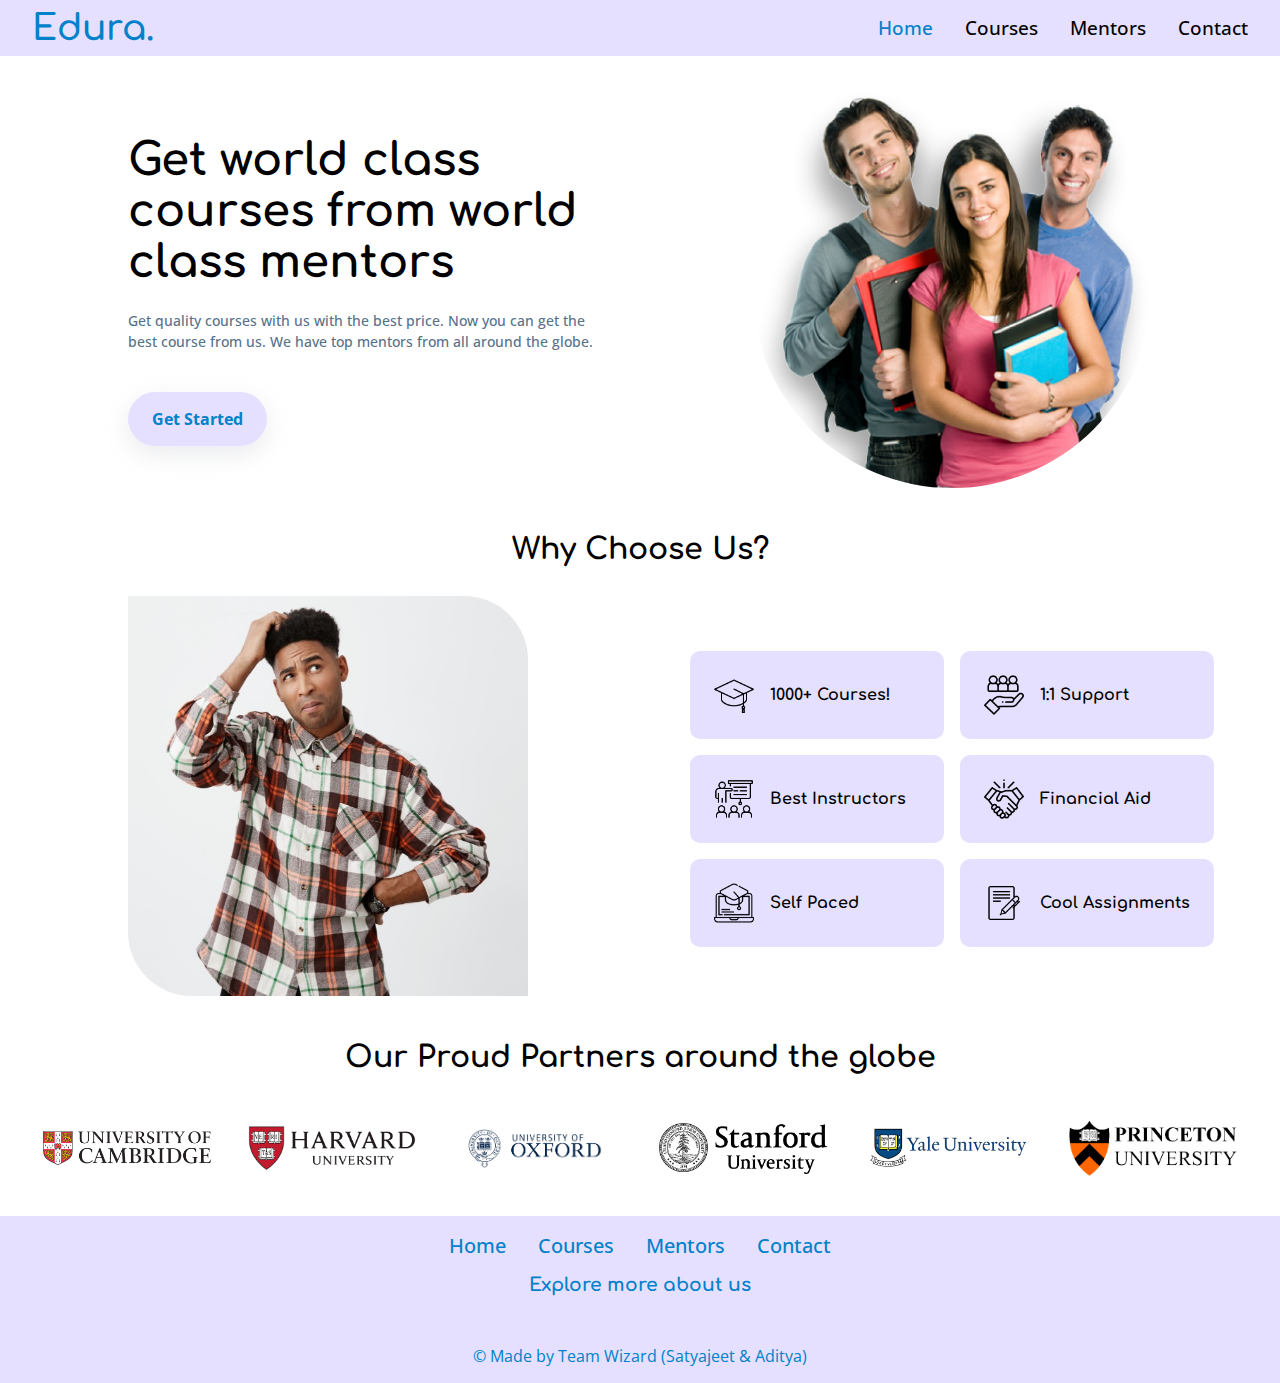
<file: index.html>
<!DOCTYPE html>
<html lang="en">
<head>
    <meta charset="UTF-8">
    <meta http-equiv="X-UA-Compatible" content="IE=edge">
    <meta name="viewport" content="width=device-width, initial-scale=1.0">

    <!-- CSS File -->
    <link rel="stylesheet" href="home.css">

    <!-- Google Fonts -->
    <link rel="preconnect" href="https://fonts.googleapis.com">
    <link rel="preconnect" href="https://fonts.gstatic.com" crossorigin>
    <link href="https://fonts.googleapis.com/css2?family=Comfortaa:wght@500;600;700&family=Open+Sans:wght@300;400;500;600;700;800&display=swap" rel="stylesheet">

    <!-- Font Awesome CDN -->
    <link rel="stylesheet" href="https://cdnjs.cloudflare.com/ajax/libs/font-awesome/6.3.0/css/all.min.css" integrity="sha512-SzlrxWUlpfuzQ+pcUCosxcglQRNAq/DZjVsC0lE40xsADsfeQoEypE+enwcOiGjk/bSuGGKHEyjSoQ1zVisanQ==" crossorigin="anonymous" referrerpolicy="no-referrer" />

    <title>Home</title>
</head>
<body>
    <nav>
        <div class="logo"><a href="index.html">Edura.</a></div>
        <div class="hamburger"><i class="fa-solid fa-bars"></i></div>
        <div class="nav-links">
            <ul>
                <li><a href="index.html" class="default">Home</a></li>
                <li><a href="courses.html">Courses</a></li>
                <li><a href="mentors.html">Mentors</a></li>
                <li><a href="contact.html">Contact</a></li>
            </ul>
        </div>
    </nav>

    <main>
        <section class="section-1">
            <div class="quotes">
                <h1>Get world class <br> courses from world class mentors</h1>
                <p>Get quality courses with us with the best price. Now you can get the best course from us. We have top mentors from all around the globe.</p>
                <a href="courses.html">Get Started</a>
            </div>
            <div class="student-img">
                <img src="Images/pngegg.png" loading="lazy">
            </div>
        </section>

        <section class="section-2">
            <div class="left">

            </div>
            <div class="right">

            </div>
            <h1>Why Choose Us?</h1>
            <div class="container">
                <div class="section-2-img">
                    <img src="Images/Guy thinking.jpg" loading="lazy">
                </div>
                <div class="reasons">
                    <p>
                        <img src="Images/course.png" loading="lazy">
                        <span>1000+ Courses!</span>
                    </p>
                    <p>
                        <img src="Images/Support.png" loading="lazy">
                        <span>1:1 Support</span>
                    </p>
                    <p>
                        <img src="Images/Live class.png" loading="lazy">
                        <span>Best Instructors</span>
                    </p>
                    <p>
                        <img src="Images/financial aid.png" loading="lazy">
                        <span>Financial Aid</span>
                    </p>
                    <p>
                        <img src="Images/online-learning.png" loading="lazy">
                        <span>Self Paced</span>
                    </p>
                    <p>
                        <img src="Images/assignment.png" loading="lazy">
                        <span>Cool Assignments</span>
                    </p>
                </div>
            </div>
        </section>

        <section class="section-3">
            <h1>Our Proud Partners around the globe</h1>
            <div class="university-logos">
                <img src="Images/Cambridge University.png" alt="cambridge" loading="lazy">
                <img src="Images/Harvard University.png" alt="harvard" loading="lazy">
                <img src="Images/Oxford University.png" alt="oxford" loading="lazy">
                <img src="Images/Stanford University.png" alt="stanford" loading="lazy">
                <img src="Images/Yale University.png" alt="yale" loading="lazy">
                <img src="Images/Princeton University.png" alt="princeton" loading="lazy">
            </div>
        </section>
    </main>

    <footer>
        <div class="footer-links">
            <ul>
                <li><a href="index.html">Home</a></li>
                <li><a href="courses.html">Courses</a></li>
                <li><a href="mentors.html">Mentors</a></li>
                <li><a href="contact.html">Contact</a></li>
            </ul>
        </div>
        <div class="socials">
            <h3>Explore more about us</h3>
            <a href="https://www.linkedin.com/"><i class="fa-brands fa-linkedin-in"></i></a>
            <a href="https://www.facebook.com/"><i class="fa-brands fa-facebook"></i></a>
            <a href="https://twitter.com/"><i class="fa-brands fa-twitter"></i></a>
            <a href="https://www.instagram.com/"> <i class="fa-brands fa-instagram"></i></a>
        </div>
        <p>© Made by Team Wizard (Satyajeet & Aditya)</p>
    </footer>

    <!-- Javascript File-->
    <script src="index.js"></script>
</body>
</html>
</file>
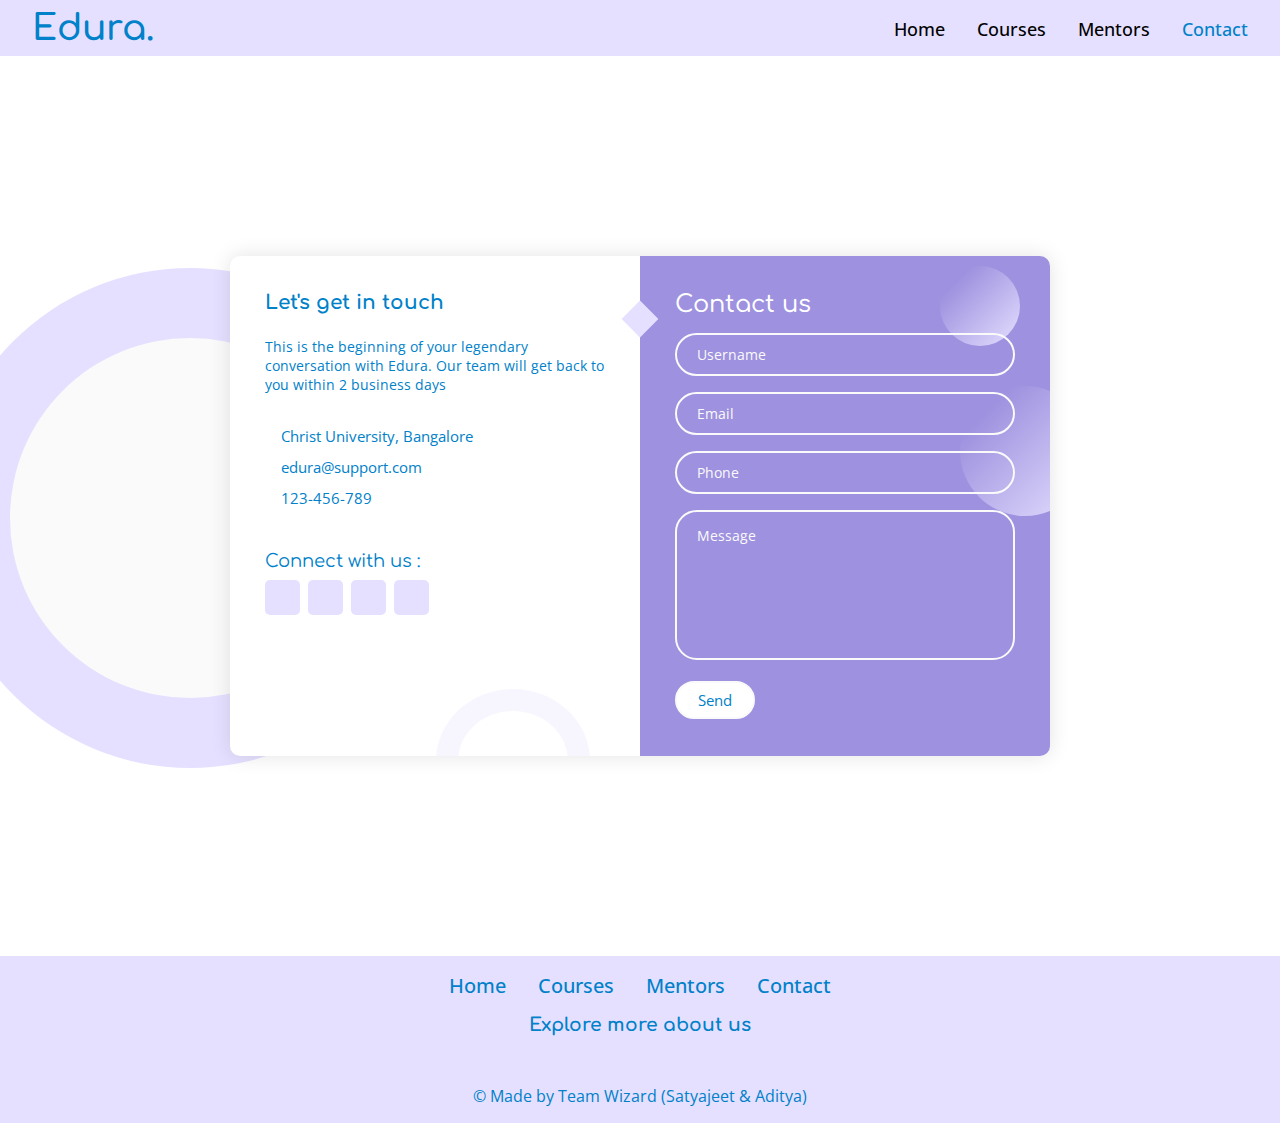
<file: contact.html>
<!DOCTYPE html>
<html lang="en">
<head>
    <meta charset="UTF-8">
    <meta http-equiv="X-UA-Compatible" content="IE=edge">
    <meta name="viewport" content="width=device-width, initial-scale=1.0">

    <!-- CSS File -->
    <link rel="stylesheet" href="contact.css">

    <!-- Google Fonts -->
    <link rel="preconnect" href="https://fonts.googleapis.com">
    <link rel="preconnect" href="https://fonts.gstatic.com" crossorigin>
    <link href="https://fonts.googleapis.com/css2?family=Comfortaa:wght@500;600;700&family=Open+Sans:wght@300;400;500;600;700;800&display=swap" rel="stylesheet">

    <!-- Font Awesome CDN -->
    <link rel="stylesheet" href="https://cdnjs.cloudflare.com/ajax/libs/font-awesome/6.3.0/css/all.min.css" integrity="sha512-SzlrxWUlpfuzQ+pcUCosxcglQRNAq/DZjVsC0lE40xsADsfeQoEypE+enwcOiGjk/bSuGGKHEyjSoQ1zVisanQ==" crossorigin="anonymous" referrerpolicy="no-referrer" />

    <title>Contact</title>
</head>
<body>
    <nav>
        <div class="logo"><a href="index.html">Edura.</a></div>
        <div class="hamburger"><i class="fa-solid fa-bars"></i></div>
        <div class="nav-links">
            <ul>
                <li><a href="index.html">Home</a></li>
                <li><a href="courses.html">Courses</a></li>
                <li><a href="mentors.html">Mentors</a></li>
                <li><a href="contact.html" class="default">Contact</a></li>
            </ul>
        </div>
    </nav>

    <main>
      <div class="container">
        <span class="big-circle"></span>
        <div class="form">
          <div class="contact-info">
            <h3 class="title">Let's get in touch</h3>
            <p class="text">
              This is the beginning of your legendary conversation with Edura. Our team will get back to you within 2 business days
            </p>
            <div class="info">
              <div class="information">
                <i class="fa-solid fa-location-dot"></i>
                <p>Christ University, Bangalore</p>
              </div>
              <div class="information">
                <i class="fa-solid fa-envelope"></i>
                <p>edura@support.com</p>
              </div>
              <div class="information">
                <i class="fa-solid fa-phone"></i>
                <p>123-456-789</p>
              </div>
            </div>
            <div class="social-media">
              <p>Connect with us :</p>
              <div class="social-icons">
                <a href="https://www.facebook.com/"><i class="fab fa-facebook-f"></i></a>
                <a href="https://twitter.com/"><i class="fab fa-twitter"></i></a>
                <a href="https://www.instagram.com/"><i class="fab fa-instagram"></i></a>
                <a href="https://www.linkedin.com/"><i class="fab fa-linkedin-in"></i></a>
              </div>
            </div>
            </div>
            <div class="contact-form">
              <span class="circle one"></span>
              <span class="circle two"></span>
      
              <form action="index.html" autocomplete="off">
                <h3 class="title">Contact us</h3>
                <div class="input-container">
                  <input type="text" name="name" class="input" />
                  <label for="">Username</label>
                  <span>Username</span>
                </div>
                <div class="input-container">
                  <input type="email" name="email" class="input" />
                  <label for="">Email</label>
                  <span>Email</span>
                </div>
                <div class="input-container">
                  <input type="tel" name="phone" class="input" />
                  <label for="">Phone</label>
                  <span>Phone</span>
                </div>
                <div class="input-container textarea">
                  <textarea name="message" class="input"></textarea>
                  <label for="">Message</label>
                  <span>Message</span>
                </div>
                  <input type="submit" value="Send" class="btn" />
               </form>
            </div>
        </div>
      </div>
    </main>

    <footer>
        <div class="footer-links">
            <ul>
                <li><a href="index.html">Home</a></li>
                <li><a href="courses.html">Courses</a></li>
                <li><a href="mentors.html">Mentors</a></li>
                <li><a href="contact.html">Contact</a></li>
            </ul>
        </div>
        <div class="socials">
            <h3>Explore more about us</h3>
            <a href="https://www.linkedin.com/"><i class="fa-brands fa-linkedin-in"></i></a>
            <a href="https://www.facebook.com/"><i class="fa-brands fa-facebook"></i></a>
            <a href="https://twitter.com/"><i class="fa-brands fa-twitter"></i></a>
            <a href="https://www.instagram.com/"> <i class="fa-brands fa-instagram"></i></a>
        </div>
        <p>© Made by Team Wizard (Satyajeet & Aditya)</p>
    </footer>

    <!-- Javascript File-->
    <script src="index.js"></script>
    <script src="contact.js"></script>
    
</body>
</html>
</file>
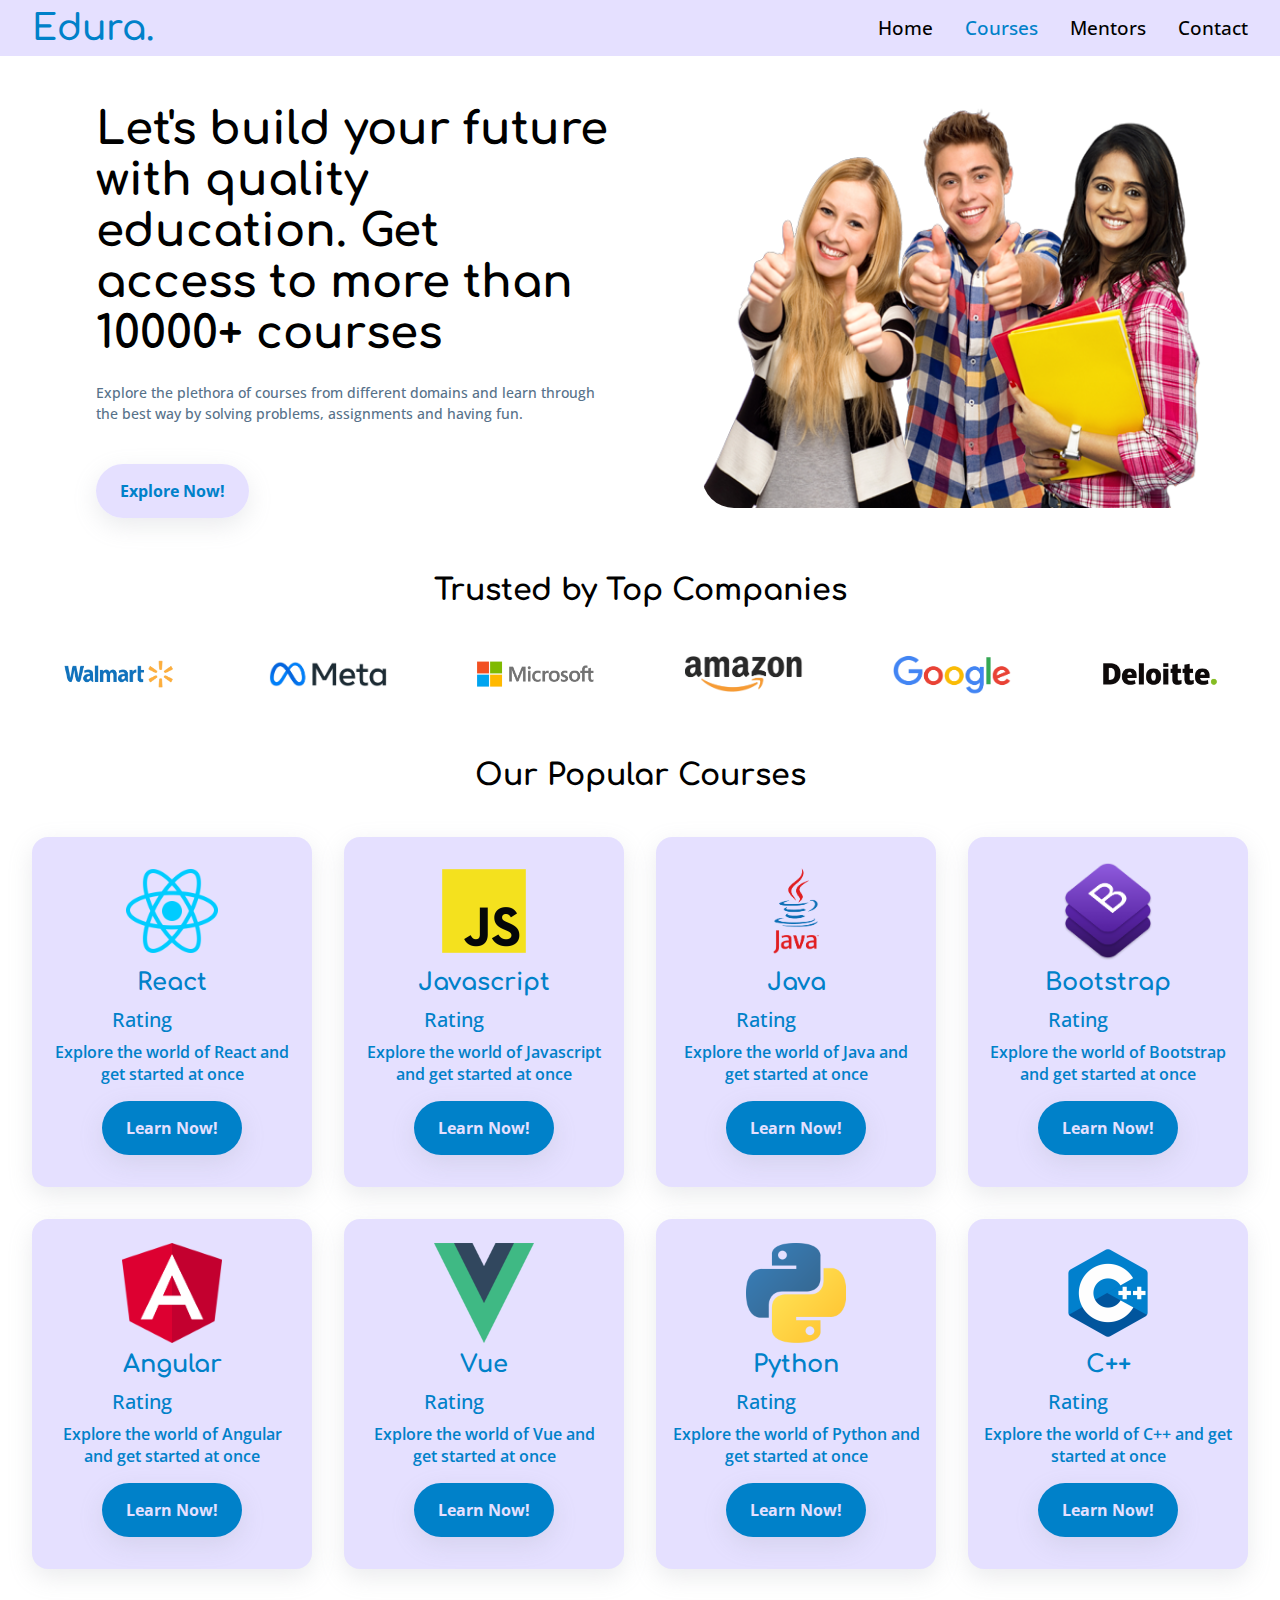
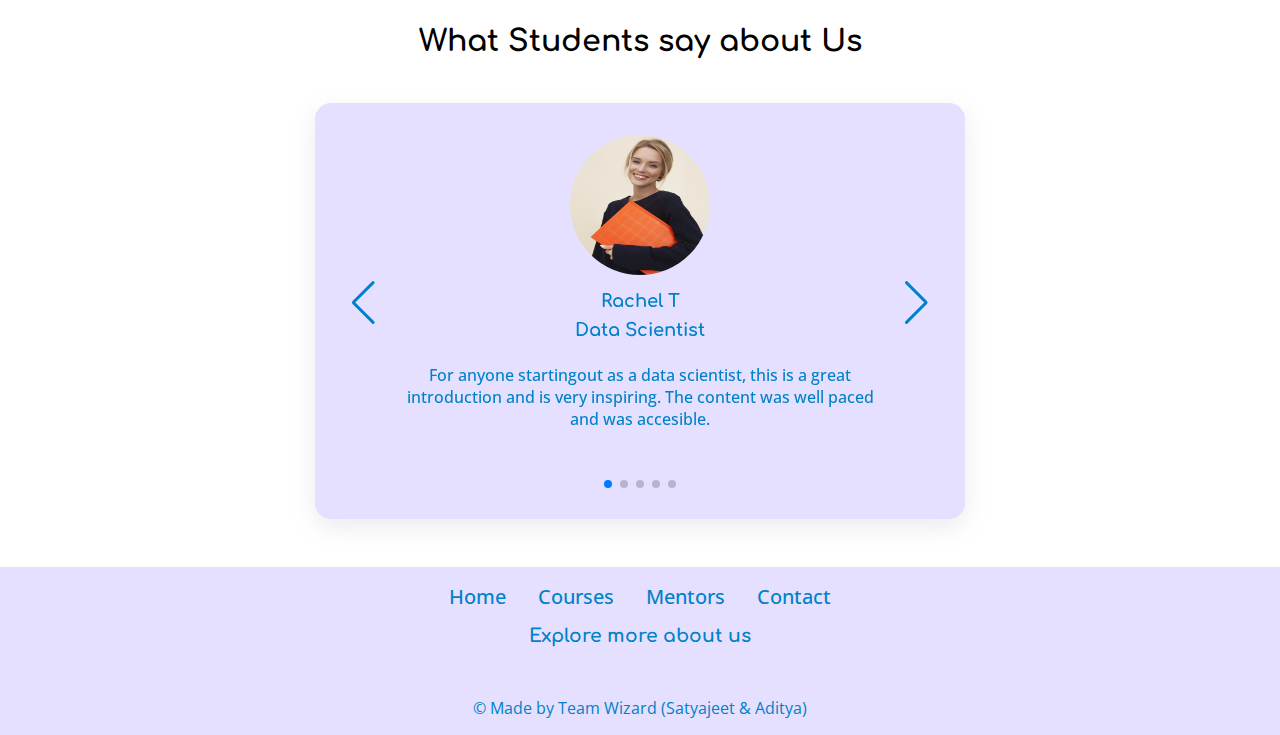
<file: courses.html>
<!DOCTYPE html>
<html lang="en">
<head>
    <meta charset="UTF-8">
    <meta http-equiv="X-UA-Compatible" content="IE=edge">
    <meta name="viewport" content="width=device-width, initial-scale=1.0">

    <!-- Swiper CSS -->
    <link rel="stylesheet" href="https://cdn.jsdelivr.net/npm/swiper@8/swiper-bundle.min.css"/>

    <!-- CSS File -->
    <link rel="stylesheet" href="courses.css">

    <!-- Google Fonts -->
    <link rel="preconnect" href="https://fonts.googleapis.com">
    <link rel="preconnect" href="https://fonts.gstatic.com" crossorigin>
    <link href="https://fonts.googleapis.com/css2?family=Comfortaa:wght@500;600;700&family=Open+Sans:wght@300;400;500;600;700;800&display=swap" rel="stylesheet">

    <!-- Font Awesome CDN -->
    <link rel="stylesheet" href="https://cdnjs.cloudflare.com/ajax/libs/font-awesome/6.3.0/css/all.min.css" integrity="sha512-SzlrxWUlpfuzQ+pcUCosxcglQRNAq/DZjVsC0lE40xsADsfeQoEypE+enwcOiGjk/bSuGGKHEyjSoQ1zVisanQ==" crossorigin="anonymous" referrerpolicy="no-referrer" />

    <title>Our Courses</title>
</head>
<body>
    <nav>
        <div class="logo"><a href="index.html">Edura.</a></div>
        <div class="hamburger"><i class="fa-solid fa-bars"></i></div>
        <div class="nav-links">
            <ul>
                <li><a href="index.html">Home</a></li>
                <li><a href="courses.html" class="default">Courses</a></li>
                <li><a href="mentors.html">Mentors</a></li>
                <li><a href="contact.html">Contact</a></li>
            </ul>
        </div>
    </nav>

    <main>
        <section class="section-1">
            <div class="quotes">
                <h1>Let's build your future with quality education. Get access to more than 10000+ courses</h1>
                <p>Explore the plethora of courses from different domains and learn through the best way by solving problems, assignments and having fun.</p>
                <a href="#catalogue">Explore Now!</a>
            </div>
            <div class="student-img">
                <img src="Images/courses main image.png" loading="lazy">
            </div>
        </section>

        <section class="company">
            <h1>Trusted by Top Companies</h1>
            <div class="company-logos">
                <img src="Images/walmart.png" alt="walmart" loading="lazy">
                <img src="Images/meta.png" alt="meta" loading="lazy">
                <img src="Images/microsoft.png" alt="microsoft" loading="lazy">
                <img src="Images/amazon.png" alt="amazon" loading="lazy">
                <img src="Images/google.png" alt="google" loading="lazy">
                <img src="Images/deloitte.png" alt="deloitte" loading="lazy">
            </div>
        </section>

        <section class="course-section" id="catalogue">
            <h1>Our Popular Courses</h1>
            <div class="course-catalogue">
                <div class="course">
                    <img src="Images/React.png" loading="lazy">
                    <h2>React</h2>
                    <div class="rating">
                        <span>Rating</span>
                        <div class="stars">
                            <i class="fa-solid fa-star"></i>
                            <i class="fa-solid fa-star"></i>
                            <i class="fa-solid fa-star"></i>
                            <i class="fa-solid fa-star"></i>
                            <i class="fa-regular fa-star"></i>
                        </div>
                    </div>
                    <p>Explore the world of React and get started at once</p>
                    <a href="https://youtu.be/bMknfKXIFA8" target="__blank">Learn Now!</a>
                </div>

                <div class="course">
                    <img src="Images/js.png" loading="lazy">
                    <h2>Javascript</h2>
                    <div class="rating">
                        <span>Rating</span>
                        <div class="stars">
                            <i class="fa-solid fa-star"></i>
                            <i class="fa-solid fa-star"></i>
                            <i class="fa-solid fa-star"></i>
                            <i class="fa-solid fa-star"></i>
                            <i class="fa-solid fa-star"></i>
                        </div>
                    </div>
                    <p>Explore the world of Javascript and get started at once</p>
                    <a href="https://youtu.be/PkZNo7MFNFg" target="__blank">Learn Now!</a>
                </div>

                <div class="course">
                    <img src="Images/java.png" loading="lazy">
                    <h2>Java</h2>
                    <div class="rating">
                        <span>Rating</span>
                        <div class="stars">
                            <i class="fa-solid fa-star"></i>
                            <i class="fa-solid fa-star"></i>
                            <i class="fa-solid fa-star"></i>
                            <i class="fa-solid fa-star"></i>
                            <i class="fa-solid fa-star"></i>
                        </div>
                    </div>
                    <p>Explore the world of Java and get started at once</p>
                    <a href="https://youtu.be/A74TOX803D0" target="__blank">Learn Now!</a>
                </div>

                <div class="course">
                    <img src="Images/bootstrap.png" loading="lazy">
                    <h2>Bootstrap</h2>
                    <div class="rating">
                        <span>Rating</span>
                        <div class="stars">
                            <i class="fa-solid fa-star"></i>
                            <i class="fa-solid fa-star"></i>
                            <i class="fa-solid fa-star"></i>
                            <i class="fa-solid fa-star"></i>
                            <i class="fa-regular fa-star"></i>
                        </div>
                    </div>
                    <p>Explore the world of Bootstrap and get started at once</p>
                    <a href="https://youtu.be/-qfEOE4vtxE" target="__blank">Learn Now!</a>
                </div>

                <div class="course">
                    <img src="Images/angular.png" loading="lazy">
                    <h2>Angular</h2>
                    <div class="rating">
                        <span>Rating</span>
                        <div class="stars">
                            <i class="fa-solid fa-star"></i>
                            <i class="fa-solid fa-star"></i>
                            <i class="fa-solid fa-star"></i>
                            <i class="fa-regular fa-star"></i>
                            <i class="fa-regular fa-star"></i>
                        </div>
                    </div>
                    <p>Explore the world of Angular and get started at once</p>
                    <a href="https://youtu.be/AAu8bjj6-UI" target="__blank">Learn Now!</a>
                </div>

                <div class="course">
                    <img src="Images/vue.png" loading="lazy">
                    <h2>Vue</h2>
                    <div class="rating">
                        <span>Rating</span>
                        <div class="stars">
                            <i class="fa-solid fa-star"></i>
                            <i class="fa-solid fa-star"></i>
                            <i class="fa-solid fa-star"></i>
                            <i class="fa-solid fa-star"></i>
                            <i class="fa-solid fa-star"></i>
                        </div>
                    </div>
                    <p>Explore the world of Vue and get started at once</p>
                    <a href="https://youtu.be/4deVCNJq3qc" target="__blank">Learn Now!</a>
                </div>

                <div class="course">
                    <img src="Images/python.png" loading="lazy">
                    <h2>Python</h2>
                    <div class="rating">
                        <span>Rating</span>
                        <div class="stars">
                            <i class="fa-solid fa-star"></i>
                            <i class="fa-solid fa-star"></i>
                            <i class="fa-solid fa-star"></i>
                            <i class="fa-solid fa-star"></i>
                            <i class="fa-solid fa-star"></i>
                        </div>
                    </div>
                    <p>Explore the world of Python and get started at once</p>
                    <a href="https://youtu.be/rfscVS0vtbw" target="__blank">Learn Now!</a>
                </div>

                <div class="course">
                    <img src="Images/c++.png" loading="lazy">
                    <h2>C++</h2>
                    <div class="rating">
                        <span>Rating</span>
                        <div class="stars">
                            <i class="fa-solid fa-star"></i>
                            <i class="fa-solid fa-star"></i>
                            <i class="fa-solid fa-star"></i>
                            <i class="fa-solid fa-star"></i>
                            <i class="fa-regular fa-star"></i>
                        </div>
                    </div>
                    <p>Explore the world of C++ and get started at once</p>
                    <a href="https://youtu.be/8jLOx1hD3_o" target="__blank">Learn Now!</a>
                </div>
            </div>
        </section>

        <section class="student-reviews">
            <h1>What Students say about Us</h1>
            <div class="container">
                <div class="board">
                    <div class="swiper">
                        <div class="swiper-wrapper">
                            <!-- Slides -->
                            <div class="swiper-slide">
                                <div class="review">
                                    <div class="profile">
                                        <img src="Images/student1.jpg" loading="lazy">
                                        <span class="name">Rachel T</span>
                                        <span class="job">Data Scientist</span>
                                    </div>
                                    <div class="comment">
                                        For anyone startingout as a data scientist, this is a great introduction and is very inspiring. The content was well paced and was accesible. 
                                    </div>
                                    
                                </div>
                            </div>
                            <div class="swiper-slide">
                                <div class="review">
                                    <div class="profile">
                                        <img src="Images/student2.jpeg" loading="lazy">
                                        <span class="name">Alan Sabu</span>
                                        <span class="job">ML Engineer</span>
                                    </div>
                                    <div class="comment">
                                        Good mix of video lessons, practice quizzes, and projects with Kaggle and Qwiklabs. 
                                    </div>
                                </div>
                            </div>
                            <div class="swiper-slide">
                                <div class="review">
                                    <div class="profile">
                                        <img src="Images/student3.jpeg" loading="lazy">
                                        <span class="name">Adith Menon</span>
                                        <span class="job">Software Developer</span>
                                    </div>
                                    <div class="comment">
                                        The instructor was very articulate and the content is very feature rich. I also liked the idea of answering open ended questions about data. 
                                    </div>
                                </div>
                            </div>
                            <div class="swiper-slide">
                                <div class="review">
                                    <div class="profile">
                                        <img src="Images/student4.jpeg" loading="lazy">
                                        <span class="name">Niranjan Joel</span>
                                        <span class="job">Data Analyst</span>
                                    </div>
                                    <div class="comment">
                                        For anyone startingout as a data Analyst, this is a great introduction and is very inspiring. The content was well paced and was accesible. 
                                    </div>
                                </div>
                            </div>
                            <div class="swiper-slide">
                                <div class="review">
                                    <div class="profile">
                                        <img src="Images/student5.jpeg" loading="lazy">
                                        <span class="name">Melina J</span>
                                        <span class="job">App Developer</span>
                                    </div>
                                    <div class="comment">
                                        With Edura I learned the fundamental skills I needed to transition in my current career.
                                    </div>
                                </div>
                            </div>
                        </div>

                        <div class="swiper-pagination"></div>

                        <div class="swiper-button-prev"></div>
                        <div class="swiper-button-next"></div>
                    </div>
                </div>
            </div> 
        </section>
    </main>

    <footer>
        <div class="footer-links">
            <ul>
                <li><a href="index.html">Home</a></li>
                <li><a href="courses.html">Courses</a></li>
                <li><a href="mentors.html">Mentors</a></li>
                <li><a href="contact.html">Contact</a></li>
            </ul>
        </div>
        <div class="socials">
            <h3>Explore more about us</h3>
            <a href="https://www.linkedin.com/"><i class="fa-brands fa-linkedin-in"></i></a>
            <a href="https://www.facebook.com/"><i class="fa-brands fa-facebook"></i></a>
            <a href="https://twitter.com/"><i class="fa-brands fa-twitter"></i></a>
            <a href="https://www.instagram.com/"> <i class="fa-brands fa-instagram"></i></a>
        </div>
        <p>© Made by Team Wizard (Satyajeet & Aditya)</p>
    </footer>

    <!-- Swiper Js CDN -->
    <script src="https://cdn.jsdelivr.net/npm/swiper@8/swiper-bundle.min.js"></script>

    <!-- Javascript File-->
    <script src="index.js"></script>

</body>
</html>
</file>
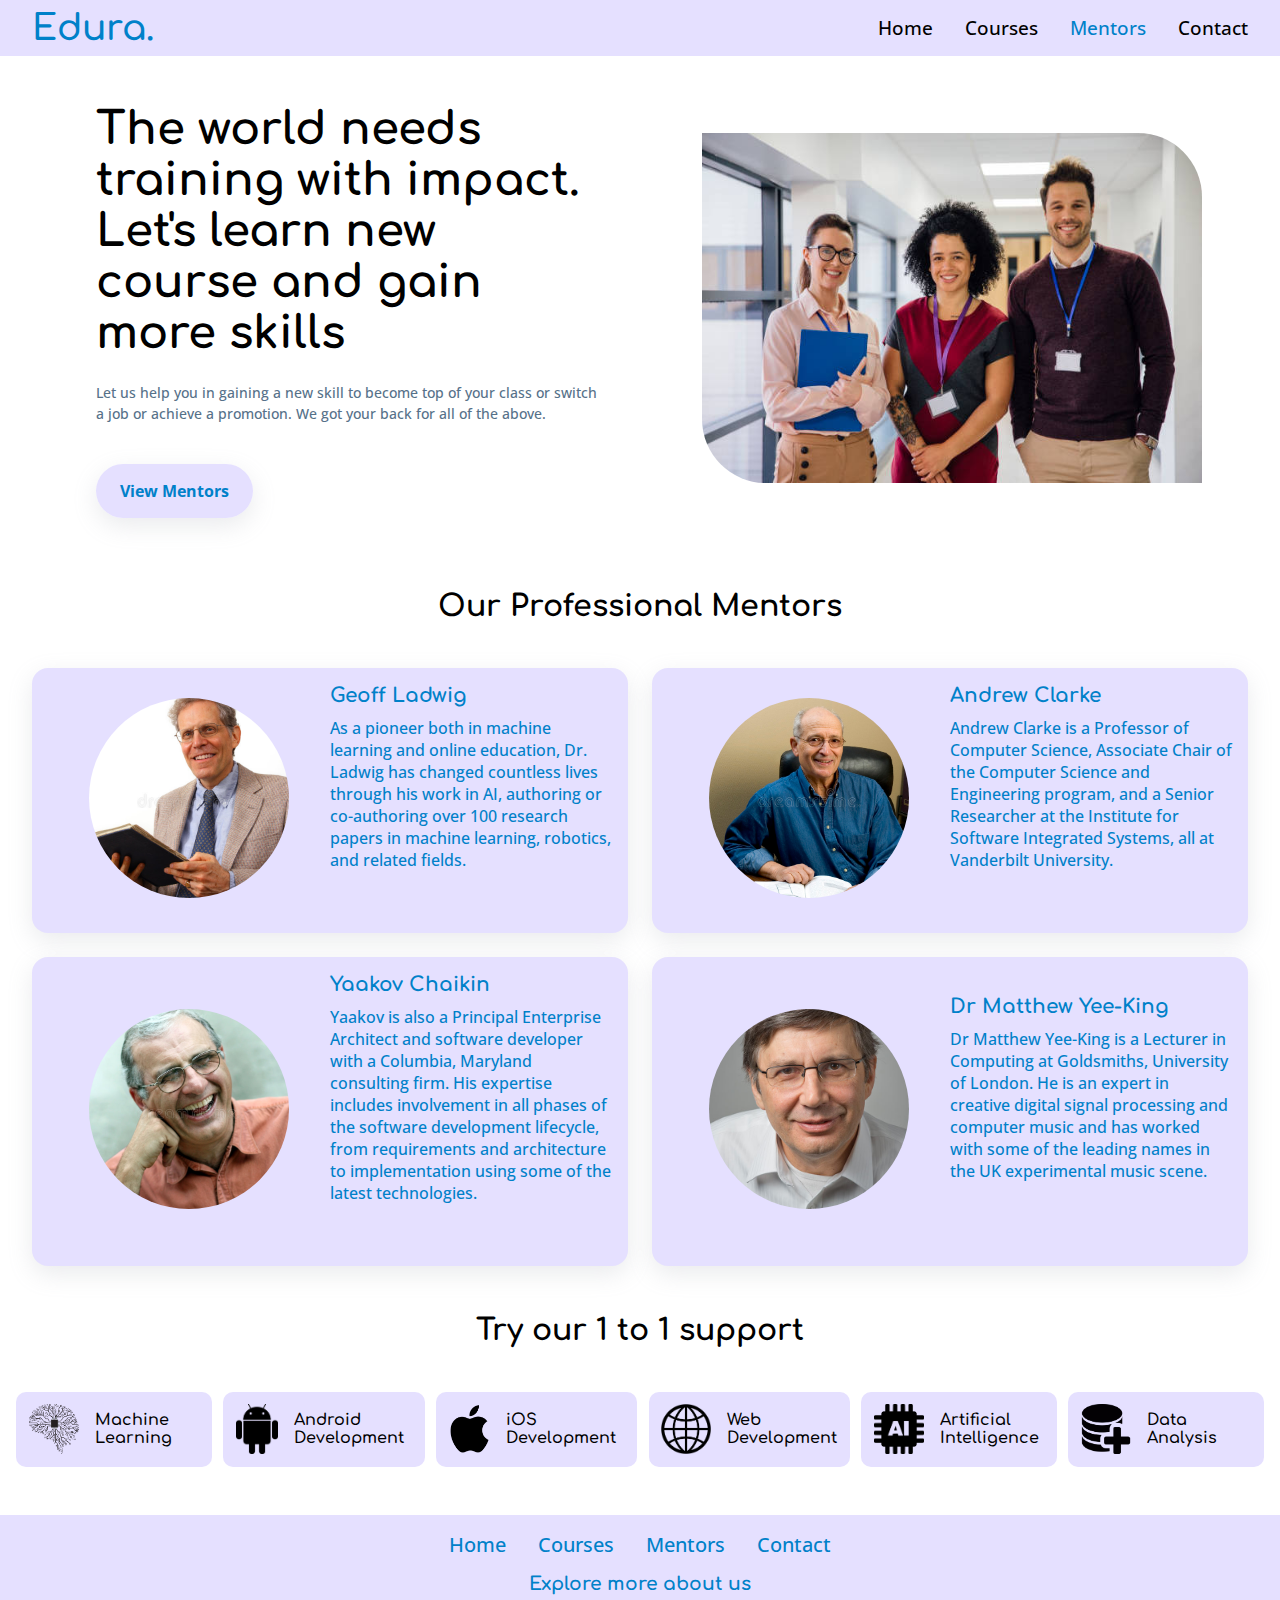
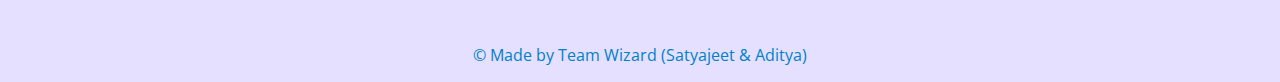
<file: mentors.html>
<!-- Lets learn new course and Gain more skills -->

<!DOCTYPE html>
<html lang="en">
<head>
    <meta charset="UTF-8">
    <meta http-equiv="X-UA-Compatible" content="IE=edge">
    <meta name="viewport" content="width=device-width, initial-scale=1.0">

    <!-- CSS File -->
    <link rel="stylesheet" href="mentors.css">

    <!-- Google Fonts -->
    <link rel="preconnect" href="https://fonts.googleapis.com">
    <link rel="preconnect" href="https://fonts.gstatic.com" crossorigin>
    <link href="https://fonts.googleapis.com/css2?family=Comfortaa:wght@500;600;700&family=Open+Sans:wght@300;400;500;600;700;800&display=swap" rel="stylesheet">

    <!-- Font Awesome CDN -->
    <link rel="stylesheet" href="https://cdnjs.cloudflare.com/ajax/libs/font-awesome/6.3.0/css/all.min.css" integrity="sha512-SzlrxWUlpfuzQ+pcUCosxcglQRNAq/DZjVsC0lE40xsADsfeQoEypE+enwcOiGjk/bSuGGKHEyjSoQ1zVisanQ==" crossorigin="anonymous" referrerpolicy="no-referrer" />

    <title>Mentors</title>
</head>
<body>
    <nav>
        <div class="logo"><a href="index.html">Edura.</a></div>
        <div class="hamburger"><i class="fa-solid fa-bars"></i></div>
        <div class="nav-links">
            <ul>
                <li><a href="index.html">Home</a></li>
                <li><a href="courses.html">Courses</a></li>
                <li><a href="mentors.html" class="default">Mentors</a></li>
                <li><a href="contact.html">Contact</a></li>
            </ul>
        </div>
    </nav>

    <main>
        <section class="section-1">
            <div class="quotes">
                <h1>The world needs training with impact. Let's learn new course and gain more skills</h1>
                <p>Let us help you in gaining a new skill to become top of your class or switch a job or achieve a promotion. We got your back for all of the above.</p>
                <a href="#mentor">View Mentors</a>
            </div>
            <div class="student-img">
                <img src="Images/professor main.jpg" loading="lazy">
            </div>
        </section>

        <section class="mentor-section" id="mentor">
            <h1>Our Professional Mentors</h1>
            <div class="mentor-catalogue">
                <div class="mentor-profile">
                    <div class="mentor-image">
                        <img src="Images/professor1.jpg" loading="lazy">
                    </div>
                    <div class="details">
                        <div class="mentor-details">
                            <h3>Geoff Ladwig</h3>
                            <p>As a pioneer both in machine learning and online education, Dr. Ladwig has changed countless lives through his work in AI, authoring or co-authoring over 100 research papers in machine learning, robotics, and related fields.</p>
                        </div>
                        <div class="socials">
                            <a href="https://www.linkedin.com/"><i class="fa-brands fa-linkedin-in"></i></a>
                            <a href="https://www.facebook.com/"><i class="fa-brands fa-facebook"></i></a>
                            <a href="https://twitter.com/"><i class="fa-brands fa-twitter"></i></a>
                        </div>
                    </div>
                </div>
                <div class="mentor-profile">
                    <div class="mentor-image">
                        <img src="Images/professor2.jpg" loading="lazy">
                    </div>
                    <div class="details">
                        <div class="mentor-details">
                            <h3>Andrew Clarke</h3>
                            <p>Andrew Clarke is a Professor of Computer Science, Associate Chair of the Computer Science and Engineering program, and a Senior Researcher at the Institute for Software Integrated Systems, all at Vanderbilt University.</p>
                        </div>
                        <div class="socials">
                            <a href="https://www.linkedin.com/"><i class="fa-brands fa-linkedin-in"></i></a>
                            <a href="https://www.facebook.com/"><i class="fa-brands fa-facebook"></i></a>
                            <a href="https://twitter.com/"><i class="fa-brands fa-twitter"></i></a>
                        </div>
                    </div>
                </div>
                <div class="mentor-profile">
                    <div class="mentor-image">
                        <img src="Images/professor3.jpg" loading="lazy">
                    </div>
                    <div class="details">
                        <div class="mentor-details">
                            <h3>Yaakov Chaikin</h3>
                            <p>Yaakov is also a Principal Enterprise Architect and software developer with a Columbia, Maryland consulting firm. His expertise includes involvement in all phases of the software development lifecycle, from requirements and architecture to implementation using some of the latest technologies. </p>
                        </div>
                        <div class="socials">
                            <a href="https://www.linkedin.com/"><i class="fa-brands fa-linkedin-in"></i></a>
                            <a href="https://www.facebook.com/"><i class="fa-brands fa-facebook"></i></a>
                            <a href="https://twitter.com/"><i class="fa-brands fa-twitter"></i></a>
                        </div>
                    </div>
                </div>
                <div class="mentor-profile">
                    <div class="mentor-image">
                        <img src="Images/professor5.jpg" loading="lazy">
                    </div>
                    <div class="details">
                        <div class="mentor-details">
                            <h3>Dr Matthew Yee-King</h3>
                            <p>Dr Matthew Yee-King is a Lecturer in Computing at Goldsmiths, University of London. He is an expert in creative digital signal processing and computer music and has worked with some of the leading names in the UK experimental music scene.</p>
                        </div>
                        <div class="socials">
                            <a href="https://www.linkedin.com/"><i class="fa-brands fa-linkedin-in"></i></a>
                            <a href="https://www.facebook.com/"><i class="fa-brands fa-facebook"></i></a>
                            <a href="https://twitter.com/"><i class="fa-brands fa-twitter"></i></a>
                        </div>
                    </div>
                </div>
            </div>
        </section>

        <section class="support">
            <h1>Try our 1 to 1 support</h1>
            <div class="support-domains">
                <div class="domain">
                    <img src="Images/ML.png" loading="lazy">
                    <span>Machine Learning</span>
                </div>
                <div class="domain">
                    <img src="Images/Android.png" loading="lazy">
                    <span>Android Development</span>
                </div>
                <div class="domain">
                    <img src="Images/ios.png" loading="lazy">
                    <span>iOS Development</span>
                </div>
                <div class="domain">
                    <img src="Images/web.png" loading="lazy">
                    <span>Web Development</span>
                </div>
                <div class="domain">
                    <img src="Images/ai.png" loading="lazy">
                    <span>Artificial Intelligence</span>
                </div>
                <div class="domain">
                    <img src="Images/data.png" loading="lazy">
                    <span>Data Analysis</span>
                </div>
            </div>
        </section>

    </main>

    <footer>
        <div class="footer-links">
            <ul>
                <li><a href="index.html">Home</a></li>
                <li><a href="courses.html">Courses</a></li>
                <li><a href="mentors.html">Mentors</a></li>
                <li><a href="contact.html">Contact</a></li>
            </ul>
        </div>
        <div class="socials">
            <h3>Explore more about us</h3>
            <a href="https://www.linkedin.com/"><i class="fa-brands fa-linkedin-in"></i></a>
            <a href="https://www.facebook.com/"><i class="fa-brands fa-facebook"></i></a>
            <a href="https://twitter.com/"><i class="fa-brands fa-twitter"></i></a>
            <a href="https://www.instagram.com/"> <i class="fa-brands fa-instagram"></i></a>
        </div>
        <p>© Made by Team Wizard (Satyajeet & Aditya)</p>
    </footer>

    <!-- Javascript File-->
    <script src="index.js"></script>

</body>
</html>
</file>
<file: home.css>
*{
    margin: 0;
    padding: 0;
    box-sizing: border-box;
    font-family: 'Open Sans', sans-serif;
}

body{
    height: 100vh;
    display: flex;
    flex-direction: column;
}

main{
    flex: 1;
}

/* Navbar */

nav{
    width: 100%;
    padding: 0.5em 2em;
    display: flex;
    align-items: center;
    justify-content: space-between;
    background-color: #E5E0FF;
    z-index: 1;
}

nav .logo a{
    text-decoration: none;
    font-size: 36px;
    color: #0081C9;
    font-family: 'Comfortaa', cursive;
    font-weight: 600;
}

nav .hamburger{
    font-size: 26px;
    display: none;
}

nav .nav-links ul{
    display: flex;
    list-style: none;
}

nav .nav-links ul li{
    margin-left: 2em;
}

nav .nav-links ul li a{
    display: block;
    text-decoration: none;
    font-size: 19px;
    font-weight: 500;
    color: black;
    text-transform: capitalize;
}

nav .nav-links ul li a:hover, nav .nav-links ul li .default {
    color: #0081C9;
    transition: all 0.2s ease-in-out;
}

/* Main Content */

.section-1{
    padding: 1em;
    display: grid;
    grid-template-columns: repeat(2, 1fr);
    justify-items: center;
    align-items: center;
    margin-bottom: 0.5em;
}

.section-1 .quotes{
    padding: 2em 2em 2em 7em;
}

.section-1 .quotes h1{
    font-family: 'Comfortaa', cursive;
    font-size: 45px;
    font-weight: 800;
    text-align: start;
    margin-bottom: 0.5em;
}

.section-1 .quotes p{
    font-size: 14px;
    color: #567189;
    font-weight: 500;
    line-height: 1.5;
    margin-bottom: 4em;
}

.section-1 .quotes a{
    padding: 1em 1.5em;
    text-decoration: none;
    font-size: 1em;
    font-weight: 700;
    background-color: #E5E0FF;
    color: #0081C9;
    border-radius: 2em;
    box-shadow: rgba(149, 157, 165, 0.2) 0px 8px 24px;
    cursor: pointer;
    transition: all 0.2s ease-in-out;
}

.section-1 .quotes a:hover{
    background-color: #0081C9;
    color: #E5E0FF;
}

.section-1 .student-img{
    padding-top: 1em;
}

.section-1 .student-img img{
    height: 400px;
    width: 400px;
    border-radius: 0 0 50% 50%;
}

.section-2{
    padding: 1em;
}

 .section-2 h1{
    text-align: center;
    font-size: 30px;
    font-family: 'Comfortaa', cursive;
    margin-bottom: 1em;
 }

.section-2 .container{
    display: grid;
    grid-template-columns: repeat(2, 1fr);
    justify-items: center;
    align-items: center;
}

.section-2 .container .section-2-img img{
    width: 400px;
    height: 400px;
    border-radius: 0 4em 0 4em;
}

.section-2 .container .reasons{
    display: grid;
    grid-template-columns: repeat(2, 1fr);
    gap: 1em;
}

.section-2 .container .reasons p{
    display: flex;
    justify-items: center;
    align-items: center;
    padding: 1.5em;
    border-radius: 10px;
    background-color: #E5E0FF;
}

.section-2 .container .reasons p:hover{
    box-shadow: rgba(149, 157, 165, 0.2) 0px 8px 24px;
}

.section-2 .container .reasons p img{
    width: 40px;
    height: 40px;
    margin-right: 1em;
}

.section-2 .container .reasons p span{
    font-family: 'Comfortaa', cursive;
    font-weight: 800;
}

.section-3{
    padding: 1.5em;
}

.section-3 h1{
    font-size: 30px;
    font-family: 'Comfortaa', cursive;
    text-align: center;
    margin-bottom: 1em;
    font-weight: 800;
}

.section-3 .university-logos{
    display: grid;
    grid-template-columns: repeat(6, 1fr);
    justify-items: center;
    align-items: center;
}

.section-3 .university-logos img{
    width: 200px;
    padding: 1em;
    transition: all 0.2s ease-in-out;
}

.section-3 .university-logos img:hover{
    box-shadow: rgba(149, 157, 165, 0.2) 0px 8px 24px;
}

/* Footer */

footer{
    text-align: center;
    padding: 0 1em 1em 1em;
    color: #0081C9;
    background-color: #E5E0FF;
}

footer .footer-links ul{
    list-style: none;
    display: flex;
    flex-wrap: wrap;
    justify-content: center;
    align-items: center;
}

footer .footer-links ul li{
    padding: 1em;
}

footer .footer-links ul li a{
    font-size: 20px;
    font-weight: 500;
    text-decoration: none;
    color: #0081C9;
    transition: all 0.2s ease-in-out;
}

footer .socials, .socials h3{
    margin-bottom: 0.5em;
    font-weight: 800;
    font-family: 'Comfortaa', cursive;
}

footer .socials a{
    text-decoration: none;
    color: #0081C9;
    font-size: 24px;
    padding: 0.5em;
    transition: all 0.2s ease-in-out;
    
}

footer .footer-links ul li a:hover, footer .socials a:hover{
    color: black;
}

/* Media Query */

@media (max-width: 1260px) {
    .section-3 .university-logos{
        grid-template-columns: repeat(3, 1fr);
        gap: 0.5em;
    }
}

@media (max-width:1220px) {
    .section-1 .quotes{
        padding: 2em 2em 2em 3em;
    }
}

@media (max-width:900px) {
    .section-1 .quotes{
        padding: 1em;
    }

    .section-2 .container .section-2-img img{
        width: 300px;
        height: 300px;
    }

    .section-2 .container .reasons{
        gap: 0.5em;
    }
    
    .section-2 .container .reasons p{
        padding: 1em;
    }
    
    .section-2 .container .reasons p img{
        width: 35px;
        height: 35px;
        margin-right: 1em;
    }
}

@media (max-width: 768px) {
    nav{
        padding: 1em;
        background-color: #E5E0FF;
    }

    nav .hamburger{
        cursor: pointer;
        display: block;
        margin-right: 10px;
    }

    nav .nav-links{
        position: absolute;
        top: 65px;
        left: 0;
        right: 0;
        width: 100%;
        opacity: 0;
        background-color: #E5E0FF;
    }

    nav .nav-links.active{
        opacity: 1;
    }

    nav .nav-links ul{
        display: block;
        width: fit-content;
        text-align: center;
        margin: 0 auto;   
    }

    nav .nav-links ul li {
        margin: 1em 0;
    }

    nav .nav-links ul li a, nav .nav-links ul li .default {
        color: #0081C9;
        border-bottom: none;
    }

    .section-1{
        grid-template-columns: repeat(1, 1fr);
    }

    .section-1 .quotes{
        order: 1;
    }

    .section-2 .container{
        grid-template-columns: repeat(1, 1fr);
    }

    .section-2 .container .section-2-img img{
        width: 350px;
        height: 350px;
        margin-bottom: 1em;
    }

    .section-2 .container .reasons{
        gap: 1em;
    }
}

@media (max-width: 660px) {
    .section-3 .university-logos{
        grid-template-columns: repeat(2, 1fr);
        gap: 0.5em;
    }
}

@media (max-width: 500px) {
    .section-3 .university-logos{
        grid-template-columns: repeat(1, 1fr);
        gap: 0;
    }
}

@media (max-width: 425px) {
    .section-1 .quotes h1{
        font-size: 36px;
    }

    .section-1 .quotes p{
        margin-bottom: 2.5em;
    }

    .section-1 .quotes a{
        padding: 1em;
        font-size: 14px;
    }

    .section-1 .student-img img{
        height: 300px;
        width: 300px;
    }

    .section-2 .container .section-2-img img{
        width: 300px;
        height: 300px;
    }

    .section-2 .container .reasons{
        grid-template-columns: repeat(1, 1fr);
    }

    .section-2 .container .reasons p{
        padding: 1.5em;
        background-color: #E5E0FF;
    }
    
    .section-2 .container .reasons p img{
        width: 40px;
        height: 40px;
    }
}
</file>
<file: contact.css>
*{
    margin: 0;
    padding: 0;
    box-sizing: border-box;
    font-family: 'Open Sans', sans-serif;
}

body{
    height: 100vh;
    display: flex;
    flex-direction: column;
}

main{
    flex: 1;
}

/* Navbar */

nav{
    width: 100%;
    padding: 0.5em 2em;
    display: flex;
    align-items: center;
    justify-content: space-between;
    background-color: #E5E0FF;
    z-index: 20;
}

nav .logo a{
    text-decoration: none;
    font-size: 36px;
    color: #0081C9;
    font-family: 'Comfortaa', cursive;
    font-weight: 600;
}

nav .hamburger{
    font-size: 26px;
    display: none;
}

nav .nav-links ul{
    display: flex;
    list-style: none;
}

nav .nav-links ul li{
    margin-left: 2em;
}

nav .nav-links ul li a{
    display: block;
    text-decoration: none;
    font-size: 1.15rem;
    font-weight: 500;
    color: black;
    text-transform: capitalize;
}

nav .nav-links ul li a:hover, nav .nav-links ul li .default {
    color: #0081C9;
    transition: all 0.2s ease-in-out;
}

/* Main Content */

.container {
    position: relative;
    width: 100%;
    min-height: 100vh;
    padding: 2rem;
    overflow: hidden;
    display: flex;
    align-items: center;
    justify-content: center;
  }
  
  .form {
    width: 100%;
    max-width: 820px;
    background-color: #fff;
    border-radius: 10px;
    box-shadow: 0 0 20px 1px rgba(0, 0, 0, 0.1);
    z-index: 10;
    overflow: hidden;
    display: grid;
    grid-template-columns: repeat(2, 1fr);
  }

  .container .form .contact-info h3{
    color: #0081C9;
    font-weight: 700;
    font-size: 20px;
    font-family: 'Comfortaa', cursive;
  }
  
  .contact-form {
    background-color: #9e91df;
    position: relative;
  }
  
  .circle {
    border-radius: 50%;
    background: linear-gradient(135deg, transparent 20%, #E5E0FF);
    position: absolute;
  }
  
  .circle.one {
    width: 130px;
    height: 130px;
    top: 130px;
    right: -40px;
  }
  
  .circle.two {
    width: 80px;
    height: 80px;
    top: 10px;
    right: 30px;
  }

  .contact-form:before {
    content: "";
    position: absolute;
    width: 26px;
    height: 26px;
    background-color: #E5E0FF;
    transform: rotate(45deg);
    top: 50px;
    left: -13px;
  }
  
  form {
    padding: 2.3rem 2.2rem;
    z-index: 10;
    overflow: hidden;
    position: relative;
  }

  form h3{
    font-weight: 600;
    font-size: 20px;
    font-family: 'Comfortaa', cursive;
  }
  
  .title {
    color: #fff;
    font-weight: 500;
    font-size: 1.5rem;
    line-height: 1;
    margin-bottom: 0.7rem;
  }
  
  .input-container {
    position: relative;
    margin: 1rem 0;
  }
  
  .input {
    width: 100%;
    outline: none;
    border: 2px solid #fafafa;
    background: none;
    padding: 0.6rem 1.2rem;
    color: #fff;
    font-weight: 500;
    font-size: 0.95rem;
    letter-spacing: 0.5px;
    border-radius: 25px;
    transition: 0.3s;
  }
  
  textarea.input {
    padding: 0.8rem 1.2rem;
    min-height: 150px;
    border-radius: 22px;
    resize: none;
    overflow-y: auto;
  }
  
  .input-container label {
    position: absolute;
    top: 50%;
    left: 15px;
    transform: translateY(-50%);
    padding: 0 0.4rem;
    color: #fafafa;
    font-size: 0.9rem;
    font-weight: 400;
    pointer-events: none;
    z-index: 1000;
    transition: 0.5s;
  }
  
  .input-container.textarea label {
    top: 1rem;
    transform: translateY(0);
  }
  
  .btn {
    padding: 0.6rem 1.3rem;
    background-color: #fff;
    border: 2px solid #fafafa;
    font-size: 0.95rem;
    color: #0081C9;
    line-height: 1;
    border-radius: 25px;
    outline: none;
    cursor: pointer;
    transition: 0.3s;
    margin: 0;
  }
  
  .btn:hover {
    background-color: transparent;
    color: #fff;
  }
  
  .input-container span {
    position: absolute;
    top: 0;
    left: 25px;
    transform: translateY(-50%);
    font-size: 0.8rem;
    padding: 0 0.4rem;
    color: transparent;
    pointer-events: none;
    z-index: 500;
  }
  
  .input-container span:before,
  .input-container span:after {
    content: "";
    position: absolute;
    width: 10%;
    opacity: 0;
    transition: 0.3s;
    height: 5px;
    background-color: #8a78e2;
    top: 50%;
    transform: translateY(-50%);
  }
  
  .input-container span:before {
    left: 50%;
  }
  
  .input-container span:after {
    right: 50%;
  }
  
  .input-container.focus label {
    top: 0;
    transform: translateY(-50%);
    left: 25px;
    font-size: 0.8rem;
  }
  
  .input-container.focus span:before,
  .input-container.focus span:after {
    width: 50%;
    opacity: 1;
  }
  
  .contact-info {
    padding: 2.3rem 2.2rem;
    position: relative;
  }
  
  .contact-info .title {
    color: #E5E0FF;
  }
  
  .text {
    color: #0081C9;
    font-size: 14px;
    margin: 1.5rem 0 2rem 0;
  }
  
  .information {
    display: flex;
    color: #0081C9;
    margin: 0.7rem 0;
    align-items: center;
    font-size: 0.95rem;
  }
  
  .info .information  i{
    color: #0081C9;
    font-size: 20px;
    margin-right: 0.8em;
  }
  
  .icon {
    width: 28px;
    margin-right: 0.7rem;
  }
  
  .social-media {
    padding: 2rem 0 0 0;
  }
  
  .social-media p {
    color: #0081C9;
    font-size: 18px;
    font-family: 'Comfortaa', cursive;
    margin-bottom: 0.5em;
  }
  
  .social-icons {
    display: flex;
    margin-top: 0.5rem;
  }
  
  .social-icons a {
    width: 35px;
    height: 35px;
    border-radius: 5px;
    background: #E5E0FF;
    color: #0081C9;
    text-align: center;
    line-height: 35px;
    margin-right: 0.5rem;
    transition: 0.3s;
  }

  .social-icons a i{
    font-size: 20px;
  }
  
  .social-icons a:hover {
    color: black;
  }
  
  .contact-info:before {
    content: "";
    position: absolute;
    width: 110px;
    height: 100px;
    border: 22px solid #E5E0FF;
    border-radius: 50%;
    bottom: -77px;
    right: 50px;
    opacity: 0.3;
  }
  
  .big-circle {
    position: absolute;
    width: 500px;
    height: 500px;
    border-radius: 50%;
    background: linear-gradient(to bottom, #E5E0FF, #E5E0FF);
    bottom: 42%;
    right: 50%;
    transform: translate(-40%, 38%);
  }
  
  .big-circle:after {
    content: "";
    position: absolute;
    width: 360px;
    height: 360px;
    background-color: #fafafa;
    border-radius: 50%;
    top: calc(50% - 180px);
    left: calc(50% - 180px);
  }
  
  @media (max-width: 850px) {
    .form {
      grid-template-columns: 1fr;
    }
  
    .contact-info:before {
      bottom: initial;
      top: -75px;
      right: 65px;
      transform: scale(0.95);
    }
  
    .contact-form:before {
      top: -13px;
      left: initial;
      right: 70px;
    }
  
    .big-circle {
      bottom: 75%;
      transform: scale(0.9) translate(-40%, 30%);
      right: 50%;
    }
  
    .text {
      margin: 1rem 0 1.5rem 0;
    }
  
    .social-media {
      padding: 1.5rem 0 0 0;
    }
  }
  
  @media (max-width: 480px) {
    .container {
      padding: 1.5rem;
    }
  
    .contact-info:before {
      display: none;
    }
  
    .big-circle {
      display: none;
    }
  
    form,
    .contact-info {
      padding: 1.7rem 1.6rem;
    }
  
    .text,
    .information,
    .social-media p {
      font-size: 0.8rem;
    }
  
    .title {
      font-size: 1.15rem;
    }
  
    .social-icons a {
      width: 30px;
      height: 30px;
      line-height: 30px;
    }
  
    .icon {
      width: 23px;
    }
  
    .input {
      padding: 0.45rem 1.2rem;
    }
  
    .btn {
      padding: 0.45rem 1.2rem;
    }
  }

/* Footer */

footer{
    text-align: center;
    padding: 0 1em 1em 1em;
    color: #0081C9;
    background-color: #E5E0FF;
}

footer .footer-links ul{
    list-style: none;
    display: flex;
    flex-wrap: wrap;
    justify-content: center;
    align-items: center;
}

footer .footer-links ul li{
    padding: 1em;
}

footer .footer-links ul li a{
    font-size: 20px;
    font-weight: 500;
    text-decoration: none;
    color: #0081C9;
    transition: all 0.2s ease-in-out;
}

footer .socials, .socials h3{
    margin-bottom: 0.5em;
    font-weight: 800;
    font-family: 'Comfortaa', cursive;
}

footer .socials a{
    text-decoration: none;
    color: #0081C9;
    font-size: 24px;
    padding: 0.5em;
    transition: all 0.2s ease-in-out;
    
}

footer .footer-links ul li a:hover, footer .socials a:hover{
    color: black;
}

/* Media Query */

@media (max-width: 768px) {
    nav{
        padding: 1em;
        background-color: #E5E0FF;
    }

    nav .hamburger{
        cursor: pointer;
        display: block;
        margin-right: 10px;
    }

    nav .nav-links{
        position: absolute;
        top: 65px;
        left: 0;
        right: 0;
        width: 100%;
        opacity: 0;
        background-color: #E5E0FF;
    }

    nav .nav-links.active{
        opacity: 1;
    }

    nav .nav-links ul{
        display: block;
        width: fit-content;
        text-align: center;
        margin: 0 auto;   
    }

    nav .nav-links ul li {
        margin: 1em 0;
    }

    nav .nav-links ul li a, nav .nav-links ul li .default {
        color: #0081C9;
        border-bottom: none;
    }
}
</file>
<file: courses.css>
*{
    margin: 0;
    padding: 0;
    box-sizing: border-box;
    font-family: 'Open Sans', sans-serif;
}

body{
    height: 100vh;
    display: flex;
    position: relative;
    flex-direction: column;
}

main{
    flex: 1;
}

/* Navbar */

nav{
    width: 100%;
    padding: 0.5em 2em;
    display: flex;
    align-items: center;
    justify-content: space-between;
    background-color: #E5E0FF;
    z-index: 1;
}

nav .logo a{
    text-decoration: none;
    font-size: 36px;
    color: #0081C9;
    font-family: 'Comfortaa', cursive;
    font-weight: 600;
}

nav .hamburger{
    font-size: 26px;
    display: none;
}

nav .nav-links ul{
    display: flex;
    list-style: none;
}

nav .nav-links ul li{
    margin-left: 2em;
}

nav .nav-links ul li a{
    display: block;
    text-decoration: none;
    font-size: 19px;
    font-weight: 500;
    color: black;
    text-transform: capitalize;
}

nav .nav-links ul li a:hover, nav .nav-links ul li .default {
    color: #0081C9;
    transition: all 0.2s ease-in-out;
}

/* Main Content */

.section-1{
    padding: 1em;
    display: grid;
    grid-template-columns: repeat(2, 1fr);
    justify-items: center;
    align-items: center;
    margin-bottom: 0.5em;
}

.section-1 .quotes{
    padding: 2em 2em 2em 5em;
}

.section-1 .quotes h1{
    font-family: 'Comfortaa', cursive;
    font-size: 45px;
    font-weight: 800;
    text-align: start;
    margin-bottom: 0.5em;
}

.section-1 .quotes p{
    font-size: 14px;
    color: #567189;
    font-weight: 500;
    line-height: 1.5;
    margin-bottom: 4em;
}

.section-1 .quotes a{
    padding: 1em 1.5em;
    text-decoration: none;
    font-size: 1em;
    font-weight: 700;
    background-color: #E5E0FF;
    color: #0081C9;
    border-radius: 2em;
    box-shadow: rgba(149, 157, 165, 0.2) 0px 8px 24px;
    cursor: pointer;
    transition: all 0.2s ease-in-out;
}

.section-1 .quotes a:hover{
    background-color: #0081C9;
    color: #E5E0FF;
}

.section-1 .student-img{
    padding-top: 1em;
}

.section-1 .student-img img{
    height: 400px;
    width: 500px;
    border-radius: 0 0 2em 2em;
}

.company{
    padding: 1em;
}

.company h1{
    text-align: center;
    font-size: 30px;
    font-weight: 700;
    font-family: 'Comfortaa', cursive;
    margin-bottom: 1em;
}

.company .company-logos{
    display: grid;
    grid-template-columns: repeat(6, 1fr);
    justify-items: center;
    align-items: center;
}

.company .company-logos img{
    width: 150px;
    padding: 1em;
    transition: all 0.2s ease-in-out;
}

.company .company-logos img:hover{
    box-shadow: rgba(149, 157, 165, 0.2) 0px 8px 24px;
}

.course-section{
    padding: 2em;
    margin-bottom: 1.5em;
}

.course-section h1{
    font-family: 'Comfortaa', cursive;
    font-size: 30px;
    font-weight: 800;
    text-align: center;
    margin-bottom: 1.5em;
}

.course-section .course-catalogue{
    display: grid;
    grid-template-columns: repeat(4, 1fr);
    gap: 2em;
}

.course-section .course-catalogue .course{
    display: flex;
    flex-direction: column;
    justify-content: center;
    align-items: center;
    padding: 1.5em 1em 2em 1em;
    background-color: #E5E0FF;
    border-radius: 1em;
    box-shadow: rgba(149, 157, 165, 0.2) 0px 8px 24px;
    transition: all 0.3s ease-in-out;
}

.course-section .course-catalogue .course:hover{
    transform: scale(1.1);
}

.course-section .course-catalogue .course img{
    width: 100px;
    height: 100px;
    margin-bottom: 0.5em;
}

.course-section .course-catalogue .course h2{
    font-family: 'Comfortaa', cursive;
    font-weight: 800;
    color: #0081C9;
    margin-bottom: 10px;
}

.course-section .course-catalogue .course .rating{
    display: grid;
    grid-template-columns: repeat(2, 1fr);
    justify-items: start;
    align-items: center;
    margin-bottom: 0.5em;
}

.course-section .course-catalogue .course .rating span{
    color: #0081C9;
    font-size: 20px;
    font-weight: 500;
}

.course-section .course-catalogue .course .rating .stars i{
    color: #0081C9;
    font-size: 1em;
}

.course-section .course-catalogue .course p{
    font-weight: 600;
    color: #0081C9;
    text-align: center;
    margin-bottom: 1em;
}

.course-section .course-catalogue .course a{
    padding: 1em 1.5em;
    text-decoration: none;
    font-size: 1em;
    font-weight: 700;
    background-color: #0081C9;
    color: #E5E0FF;
    border-radius: 2em;
    box-shadow: rgba(149, 157, 165, 0.2) 0px 8px 24px;
    cursor: pointer;
    transition: all 0.2s ease-in-out;   
}

.student-reviews h1{
    text-align: center;
    font-size: 30px;
    font-weight: 700;
    font-family: 'Comfortaa', cursive;
    margin-bottom: 1.5em;
}

.student-reviews{
    margin-bottom: 3em;
}

.student-reviews .container{
    /* height: 98vh; */
    display: flex;
    flex-direction: column;
    justify-content: center;
    align-items: center;
}

.student-reviews .container .board{
    max-width: 650px;
    width: 100%;
    background-color: #E5E0FF;
    text-align: center;
    border-radius: 1em;
    padding: 0 0 1em 0;
    box-shadow: rgba(149, 157, 165, 0.2) 0px 8px 24px;
}

.swiper {
    width: 600px;
    height: 400px;
}

.student-reviews .container .board .swiper .swiper-wrapper .swiper-slide .review{
    margin: 0;
    display: flex;
    flex-direction: column;
    align-items: center;
}

.student-reviews .container .board .swiper .swiper-wrapper .swiper-slide .review .comment{
    color: #0081C9;
    font-size: 1rem;
    font-weight: 500;
    padding: 1.5em 1.5em 1em 1.5em;
    width: 90%;
}

.student-reviews .container .board .swiper .swiper-wrapper .swiper-slide .review .profile{
    display: flex;
    flex-direction: column;
    align-items: center;
    margin-top: 1em;
}

.student-reviews .container .board .swiper .swiper-wrapper .swiper-slide .review .profile img{
    width: 140px;
    height: 140px;
    border-radius: 50%;
    margin: 1em 0;
}

.student-reviews .container .board .swiper .swiper-wrapper .swiper-slide .review .profile span{
    color: #0081C9;
    font-weight: 800;
    font-family: 'Comfortaa', cursive;
    font-size: 18px;
}

.student-reviews .container .board .swiper .swiper-wrapper .swiper-slide .review .profile .name{
    margin-bottom: 0.5em;
}

.student-reviews .container .board .swiper .swiper-button-prev, .student-reviews .container .board .swiper .swiper-button-next{
    color: #0081C9;
}

/* Footer */

footer{
    text-align: center;
    padding: 0 1em 1em 1em;
    color: #0081C9;
    background-color: #E5E0FF;
}

footer .footer-links ul{
    list-style: none;
    display: flex;
    flex-wrap: wrap;
    justify-content: center;
    align-items: center;
}

footer .footer-links ul li{
    padding: 1em;
}

footer .footer-links ul li a{
    font-size: 20px;
    font-weight: 500;
    text-decoration: none;
    color: #0081C9;
    transition: all 0.2s ease-in-out;
}

footer .socials, .socials h3{
    margin-bottom: 0.5em;
    font-weight: 800;
    font-family: 'Comfortaa', cursive;
}

footer .socials a{
    text-decoration: none;
    color: #0081C9;
    font-size: 24px;
    padding: 0.5em;
    transition: all 0.2s ease-in-out;
}

footer .footer-links ul li a:hover, footer .socials a:hover{
    color: black;
}

/* Media Query */

@media (max-width:1220px) {
    .section-1 .quotes{
        padding: 2em 2em 2em 3em;
    }

    .section-1 .student-img img{
        height: 350px;
        width: 500px;
    }
}

@media (max-width: 1200px) {
    .company .company-logos{
        grid-template-columns: repeat(3, 1fr);
        gap: 2em;
    }

    .course-section .course-catalogue{
        grid-template-columns: repeat(3, 1fr);
    }
}

@media (max-width:1000px) {
    .section-1 .student-img img{
        height: 300px;
        width: 400px;
    }

    .section-1 .quotes h1{
        font-size: 40px;
    }

    .course-section .course-catalogue{
        grid-template-columns: repeat(2, 1fr);
    }
}

@media (max-width:900px) {
    .section-1 .quotes{
        padding: 1em;
    }
}

@media (max-width: 768px) {
    nav{
        padding: 1em;
        background-color: #E5E0FF;
    }

    nav .hamburger{
        cursor: pointer;
        display: block;
        margin-right: 10px;
    }

    nav .nav-links{
        position: absolute;
        top: 65px;
        left: 0;
        right: 0;
        width: 100%;
        opacity: 0;
        background-color: #E5E0FF;
    }

    nav .nav-links.active{
        opacity: 1;
    }

    nav .nav-links ul{
        display: block;
        width: fit-content;
        text-align: center;
        margin: 0 auto;   
    }

    nav .nav-links ul li {
        margin: 1em 0;
    }

    nav .nav-links ul li a, nav .nav-links ul li .default {
        color: #0081C9;
        border-bottom: none;
    }

    .section-1{
        grid-template-columns: repeat(1, 1fr);
    }

    .section-1 .quotes{
        order: 1;
    }

    .student-reviews .container{
       margin: 0 0.7em;
    }

    .student-reviews .container .board .swiper {
        width: auto;
    }

    .student-reviews .container .board .swiper .swiper-wrapper .swiper-slide .review .comment{
        width: 100%;
    }
}

@media (max-width: 600px){
    .course-section .course-catalogue{
        grid-template-columns: repeat(1, 1fr);
        gap: 1em;
    }
}

@media (max-width: 550px) {
    .company .company-logos{
        grid-template-columns: repeat(2, 1fr);
        gap: 2em;
    }
}

@media (max-width: 425px) {
    .company .company-logos{
        grid-template-columns: repeat(1, 1fr);
        gap: 2em;
    }

    .section-1 .quotes h1{
        font-size: 36px;
    }

    .section-1 .quotes p{
        margin-bottom: 2.5em;
    }

    .section-1 .quotes a{
        padding: 1em;
        font-size: 14px;
    }

    .section-1 .student-img img{
        height: 200px;
        width: 300px;
    }

    .section-1 .quotes h1{
        font-size: 36px;
    }

    .course-section .course-catalogue .course:hover{
        transform: none;
    }
}
</file>
<file: mentors.css>
*{
    margin: 0;
    padding: 0;
    box-sizing: border-box;
    font-family: 'Open Sans', sans-serif;
}

body{
    height: 100vh;
    display: flex;
    position: relative;
    flex-direction: column;
}

main{
    flex: 1;
}

/* Navbar */

nav{
    width: 100%;
    padding: 0.5em 2em;
    display: flex;
    align-items: center;
    justify-content: space-between;
    background-color: #E5E0FF;
    z-index: 1;
}

nav .logo a{
    text-decoration: none;
    font-size: 36px;
    color: #0081C9;
    font-family: 'Comfortaa', cursive;
    font-weight: 600;
}

nav .hamburger{
    font-size: 26px;
    display: none;
}

nav .nav-links ul{
    display: flex;
    list-style: none;
}

nav .nav-links ul li{
    margin-left: 2em;
}

nav .nav-links ul li a{
    display: block;
    text-decoration: none;
    font-size: 19px;
    font-weight: 500;
    color: black;
    text-transform: capitalize;
}

nav .nav-links ul li a:hover, nav .nav-links ul li .default {
    color: #0081C9;
    transition: all 0.2s ease-in-out;
}

/* Main Content */

.section-1{
    padding: 1em;
    display: grid;
    grid-template-columns: repeat(2, 1fr);
    justify-items: center;
    align-items: center;
    margin-bottom: 0.5em;
}

.section-1 .quotes{
    padding: 2em 2em 2em 5em;
}

.section-1 .quotes h1{
    font-family: 'Comfortaa', cursive;
    font-size: 45px;
    font-weight: 800;
    text-align: start;
    margin-bottom: 0.5em;
}

.section-1 .quotes p{
    font-size: 14px;
    color: #567189;
    font-weight: 500;
    line-height: 1.5;
    margin-bottom: 4em;
}

.section-1 .quotes a{
    padding: 1em 1.5em;
    text-decoration: none;
    font-size: 1em;
    font-weight: 700;
    background-color: #E5E0FF;
    color: #0081C9;
    border-radius: 2em;
    box-shadow: rgba(149, 157, 165, 0.2) 0px 8px 24px;
    cursor: pointer;
    transition: all 0.2s ease-in-out;
}

.section-1 .quotes a:hover{
    background-color: #0081C9;
    color: #E5E0FF;
}

.section-1 .student-img{
    padding-top: 1em;
}

.section-1 .student-img img{
    height: 350px;
    width: 500px;
    border-radius: 0 4em 0 4em;
}

.mentor-section{
    padding: 2em;
}

.mentor-section h1, .support h1{
    font-family: 'Comfortaa', cursive;
    font-size: 30px;
    font-weight: 800;
    text-align: center;
    margin-bottom: 1.5em;
}

.mentor-section .mentor-catalogue{
    display: grid;
    grid-template-columns: repeat(2, 1fr);
    gap: 1.5em;
}

.mentor-section .mentor-catalogue .mentor-profile{
    display: grid;
    grid-template-columns: repeat(2, 1fr);
    justify-items: center;
    align-items: center;
    padding: 1em;
    background-color: #E5E0FF;
    border-radius: 1em;
    box-shadow: rgba(149, 157, 165, 0.2) 0px 8px 24px;
}

.mentor-section .mentor-catalogue .mentor-profile .mentor-image img{
    width: 200px;
    height: 200px;
    border-radius: 50%;
    object-fit: cover;
}

.mentor-section .mentor-catalogue .mentor-profile .details .mentor-details h3{
    color: #0081C9;
    font-family: 'Comfortaa', cursive;
    font-size: 20px;
    font-weight: 800;
    margin-bottom: 0.5em;
}

.mentor-section .mentor-catalogue .mentor-profile .details .mentor-details p{
    color: #0081C9;
    font-weight: 500;
    font-size: 1rem;
    margin-bottom: 1em;
}

.mentor-section .mentor-catalogue .mentor-profile .details .socials a i{
    color: #0081C9;
    font-size: 22px;
    margin-right: 0.7em;
    transition: all 0.2s ease-in-out;
}

.mentor-section .mentor-catalogue .mentor-profile .details .socials a i:hover{
    color: black;
}

.support{
    padding: 1em;
    margin-bottom: 2em;
}

.support .support-domains{
    display: grid;
    grid-template-columns: repeat(6, 1fr);
    justify-items: center;
    align-items: center;
    gap: 0.7em;
}

.support .support-domains .domain{
    display: flex;
    flex-direction: row;
    column-gap: 1em;
    justify-content: center;
    align-items: center;
    max-width: 300px;
    width: 100%;
    padding: 0.8em;
    border-radius: 10px;
    background-color: #E5E0FF;
}

.support .support-domains .domain:hover{
    box-shadow: rgba(149, 157, 165, 0.2) 0px 8px 24px;
}

.support .support-domains .domain img{
    width: 50px;
    height: 50px;
}

.support .support-domains .domain span{
    font-weight: 600;
    font-family: 'Comfortaa', cursive;
}

/* Footer */

footer{
    text-align: center;
    padding: 0 1em 1em 1em;
    color: #0081C9;
    background-color: #E5E0FF;
}

footer .footer-links ul{
    list-style: none;
    display: flex;
    flex-wrap: wrap;
    justify-content: center;
    align-items: center;
}

footer .footer-links ul li{
    padding: 1em;
}

footer .footer-links ul li a{
    font-size: 20px;
    font-weight: 500;
    text-decoration: none;
    color: #0081C9;
    transition: all 0.2s ease-in-out;
}

footer .socials, .socials h3{
    margin-bottom: 0.5em;
    font-weight: 800;
    font-family: 'Comfortaa', cursive;
}

footer .socials a{
    text-decoration: none;
    color: #0081C9;
    font-size: 24px;
    padding: 0.5em;
    transition: all 0.2s ease-in-out;
    
}

footer .footer-links ul li a:hover, footer .socials a:hover{
    color: black;
}

/* Media Query */

@media (max-width:1220px) {
    .section-1 .quotes{
        padding: 2em 2em 2em 3em;
    }

    .section-1 .student-img img{
        height: 350px;
        width: 500px;
    }

    .support .support-domains{
        grid-template-columns: repeat(3, 1fr);
    }
}

@media (max-width: 1100px) {
    .mentor-section .mentor-catalogue{
        grid-template-columns: repeat(1, 1fr);
    }
}

@media (max-width:1000px) {
    .section-1 .student-img img{
        height: 300px;
        width: 400px;
    }

    .section-1 .quotes h1{
        font-size: 40px;
    }
}

@media (max-width:900px) {
    .section-1 .quotes{
        padding: 1em;
    }
}

@media (max-width: 768px) {
    nav{
        padding: 1em;
        background-color: #E5E0FF;
    }

    nav .hamburger{
        cursor: pointer;
        display: block;
        margin-right: 10px;
    }

    nav .nav-links{
        position: absolute;
        top: 65px;
        left: 0;
        right: 0;
        width: 100%;
        opacity: 0;
        background-color: #E5E0FF;
    }

    nav .nav-links.active{
        opacity: 1;
    }

    nav .nav-links ul{
        display: block;
        width: fit-content;
        text-align: center;
        margin: 0 auto;   
    }

    nav .nav-links ul li {
        margin: 1em 0;
    }

    nav .nav-links ul li a, nav .nav-links ul li .default {
        color: #0081C9;
        border-bottom: none;
    }

    .section-1{
        grid-template-columns: repeat(1, 1fr);
    }

    .section-1 .quotes{
        order: 1;
    }

    .support .support-domains{
        grid-template-columns: repeat(2, 1fr);
    }
}

@media (max-width: 600px){
    .mentor-section .mentor-catalogue .mentor-profile{
        grid-template-columns: repeat(1, 1fr);
    }

    .mentor-section .mentor-catalogue .mentor-profile .mentor-image img, .mentor-section .mentor-catalogue .mentor-profile .mentor-image .details .mentor-details{
        margin-bottom: 1em;
    }
}

@media (max-width: 500px) {
    .support .support-domains{
        grid-template-columns: repeat(1, 1fr);
    }
}

@media (max-width: 425px) {
    .section-1 .quotes h1{
        font-size: 36px;
    }

    .section-1 .quotes p{
        margin-bottom: 2.5em;
    }

    .section-1 .quotes a{
        padding: 1em;
        font-size: 14px;
    }

    .section-1 .student-img img{
        height: 200px;
        width: 300px;
    }

    .section-1 .quotes h1{
        font-size: 36px;
    }
}
</file>
